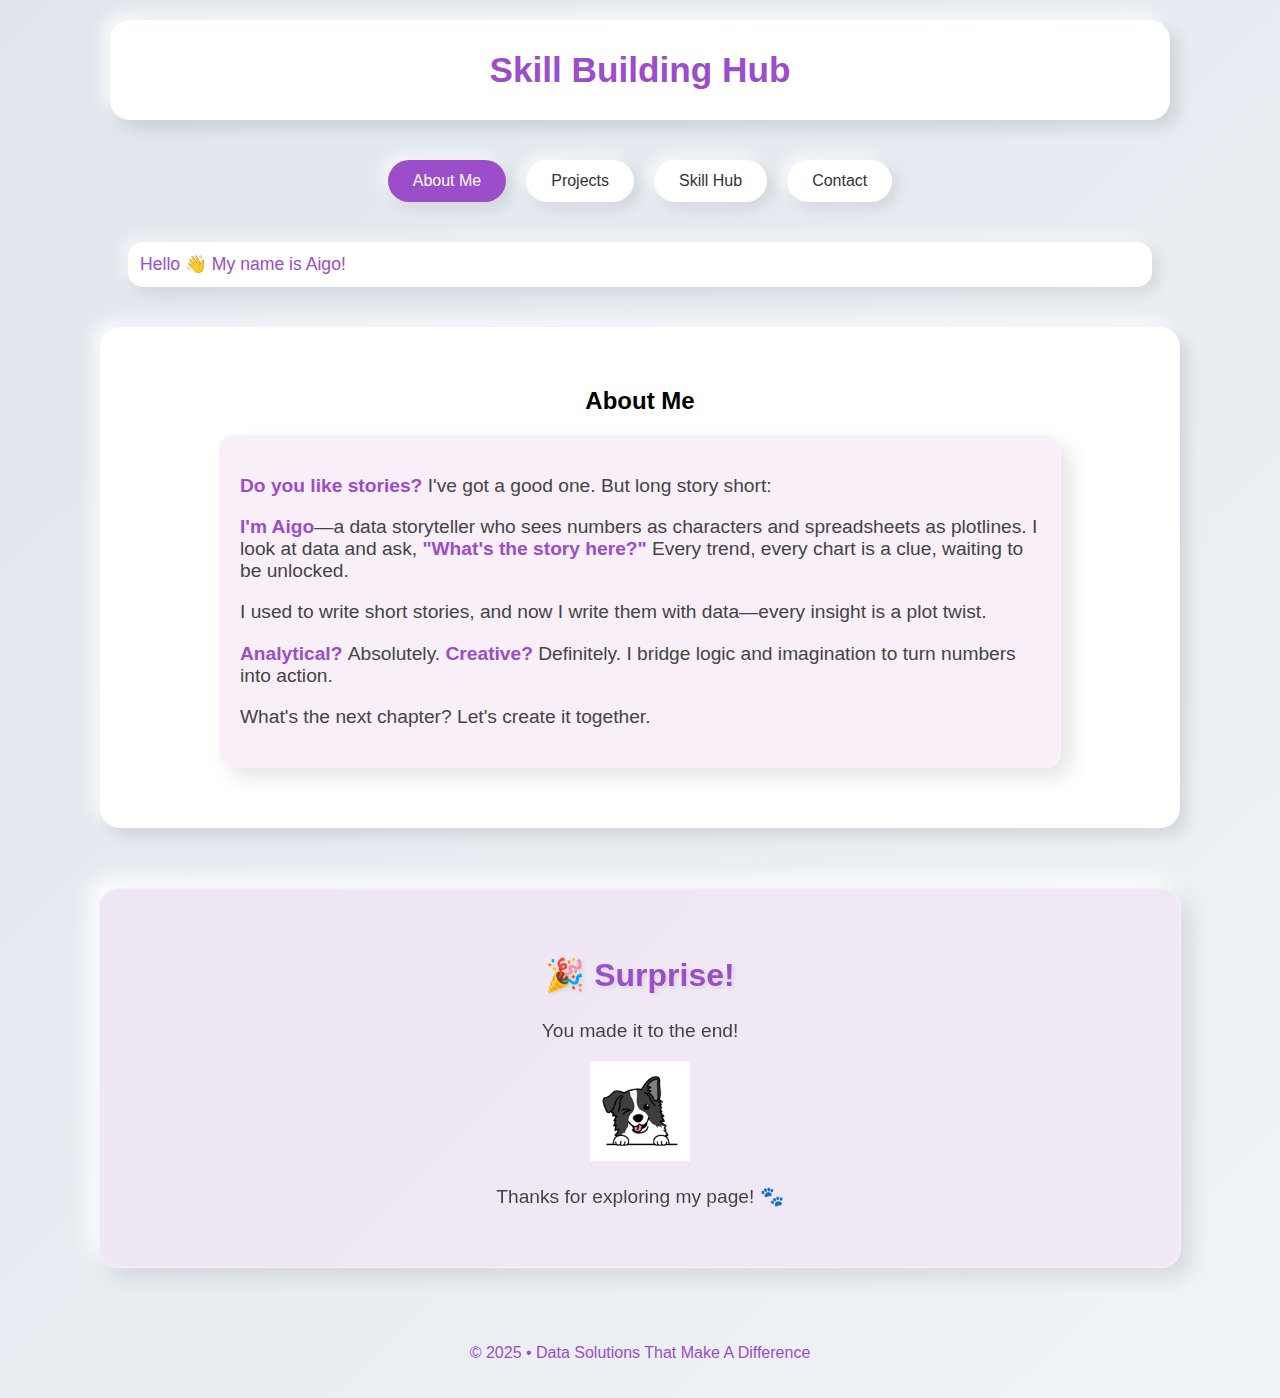
<file: Aigo/index.html>
<!DOCTYPE html>
<html lang="en">
<head>
    <meta charset="UTF-8">
    <meta name="viewport" content="width=device-width, initial-scale=1.0">
    <title>Skill Building Hub</title>
    <style>
        body {
            background: linear-gradient(135deg, #e0e5ec, #f0f4f8);
            font-family: 'Arial', sans-serif;
            margin: 0;
            padding: 0;
            display: flex;
            flex-direction: column;
            align-items: center;
            min-height: 100vh;
        }

        /* Header Styles */
        header {
            background: #ffffff;
            padding: 30px;
            text-align: center;
            border-radius: 20px;
            width: 80%;
            max-width: 1000px;
            margin: 20px auto;
            box-shadow: 8px 8px 15px rgba(0, 0, 0, 0.1), -8px -8px 15px rgba(255, 255, 255, 0.7);
        }

        header h1 {
            font-size: 2.2rem;
            color: #9b4dca;
            margin: 0;
        }

        /* Navigation Tabs */
        .tabs {
            display: flex;
            justify-content: center;
            margin: 20px auto;
            gap: 20px;
        }

        .tab-button {
            background: #ffffff;
            border: none;
            padding: 12px 25px;
            font-size: 1rem;
            border-radius: 25px;
            box-shadow: 5px 5px 15px rgba(0, 0, 0, 0.1), -5px -5px 15px rgba(255, 255, 255, 0.8);
            cursor: pointer;
            transition: all 0.3s ease;
            color: #333;
        }

        .tab-button:hover {
            background: #e0e5ec;
        }

        .tab-button.active {
            background: #9b4dca;
            color: white;
        }

        /* Section Styles */
        .section {
            background: #ffffff;
            padding: 40px;
            border-radius: 20px;
            width: 80%;
            max-width: 1000px;
            margin: 20px auto;
            box-shadow: 8px 8px 15px rgba(0, 0, 0, 0.1), -8px -8px 15px rgba(255, 255, 255, 0.7);
            text-align: center;
        }

        /* Running Line */
        .running-text-container {
            width: 80%;
            max-width: 1000px;
            overflow: hidden;
            margin: 20px auto;
            background: #ffffff;
            padding: 12px;
            border-radius: 15px;
            box-shadow: 5px 5px 15px rgba(0, 0, 0, 0.1), -5px -5px 15px rgba(255, 255, 255, 0.7);
        }

        .running-text {
            font-size: 1.1rem;
            color: #9b4dca;
            margin: 0;
            animation: scroll 20s linear infinite;
            white-space: nowrap;
        }

        @keyframes scroll {
            0% { transform: translateX(100%); }
            100% { transform: translateX(-100%); }
        }

        /* About Me Text */
        .about-text {
            font-size: 1.2rem;
            color: #444;
            background: rgba(243, 229, 245, 0.6);
            padding: 20px;
            border-radius: 15px;
            margin: 20px auto;
            max-width: 800px;
            box-shadow: 10px 10px 20px rgba(0, 0, 0, 0.1), -10px -10px 20px rgba(255, 255, 255, 0.9);
            border: 1px solid rgba(255, 255, 255, 0.3);
            text-align: left;
            display: block;
        }

        .about-text strong {
            color: #9b4dca;
        }

        /* Surprise Section Styles */
        .surprise {
            margin-top: 40px;
            text-align: center;
            padding: 40px;
            background: rgba(243, 229, 245, 0.6);
            backdrop-filter: blur(15px);
            border-radius: 20px;
            width: 80%;
            max-width: 1000px;
            box-shadow: 10px 10px 20px rgba(0, 0, 0, 0.1), -10px -10px 20px rgba(255, 255, 255, 0.9);
            border: 1px solid rgba(255, 255, 255, 0.3);
            margin-left: auto;
            margin-right: auto;
        }

        .surprise h2 {
            font-size: 2rem;
            color: #9b4dca;
            text-shadow: 2px 2px 4px rgba(0, 0, 0, 0.1);
        }

        .surprise p {
            font-size: 1.2rem;
            color: #444;
        }

        .surprise button {
            background: rgba(155, 77, 202, 0.8);
            border: none;
            padding: 12px 25px;
            font-size: 1rem;
            border-radius: 25px;
            box-shadow: 5px 5px 15px rgba(0, 0, 0, 0.1), -5px -5px 15px rgba(255, 255, 255, 0.8);
            cursor: pointer;
            transition: all 0.3s ease;
            color: white;
            margin-top: 20px;
        }

        .surprise button:hover {
            background: rgba(155, 77, 202, 1);
        }

        /* Float Animation */
        @keyframes float {
            0%, 100% { transform: translateY(0); }
            50% { transform: translateY(-10px); }
        }

        .surprise img {
            width: 100px;
            animation: float 3s ease-in-out infinite;
        }

        /* Footer Styles */
        footer {
            margin-top: 40px;
            text-align: center;
            padding: 20px;
            font-size: 1rem;
            color: #9b4dca;
            width: 80%;
            max-width: 1000px;
            margin-left: auto;
            margin-right: auto;
        }
    </style>
</head>
<body>
    <!-- Header -->
    <header>
        <h1>Skill Building Hub</h1>
    </header>

    <!-- Navigation Tabs -->
    <div class="tabs">
        <button class="tab-button active" onclick="window.location.href='index.html'">About Me</button>
        <button class="tab-button" onclick="window.location.href='projects.html'">Projects</button>
        <button class="tab-button" onclick="window.location.href='skill_hub.html'">Skill Hub</button>
        <button class="tab-button" onclick="window.location.href='contact.html'">Contact</button>
    </div>

    <!-- Running Text -->
    <div class="running-text-container">
        <p class="running-text">Hello 👋  My name is Aigo!</p>
    </div>
    
    <!-- About Me Section -->
    <section id="about" class="section">
        <h2>About Me</h2>

        <div class="about-text">
            <p><strong>Do you like stories?</strong> I've got a good one. But long story short:</p>
        
            <p><strong>I'm Aigo</strong>—a data storyteller who sees numbers as characters and spreadsheets as plotlines. I look at data and ask, <strong> "What's the story here?" </strong>Every trend, every chart is a clue, waiting to be unlocked.</p>
        
            <p>I used to write short stories, and now I write them with data—every insight is a plot twist.</p>
        
            <p><strong>Analytical? </strong>Absolutely. <strong>Creative?</strong> Definitely. I bridge logic and imagination to turn numbers into action.</p>
        
            <p>What's the next chapter? Let's create it together.</p>
        </div>
    </section>

    <!-- Surprise Section -->
    <div class="surprise">
        <h2>🎉 Surprise!</h2>
        <p>You made it to the end!</p>
        <img src="download.png" alt="Cute Dog">
        <p>Thanks for exploring my page! 🐾</p>
    </div>

    <!-- Footer -->
    <footer>
        <p>&copy; 2025 • Data Solutions That Make A Difference</p>
    </footer>
</body>
</html>
</file>
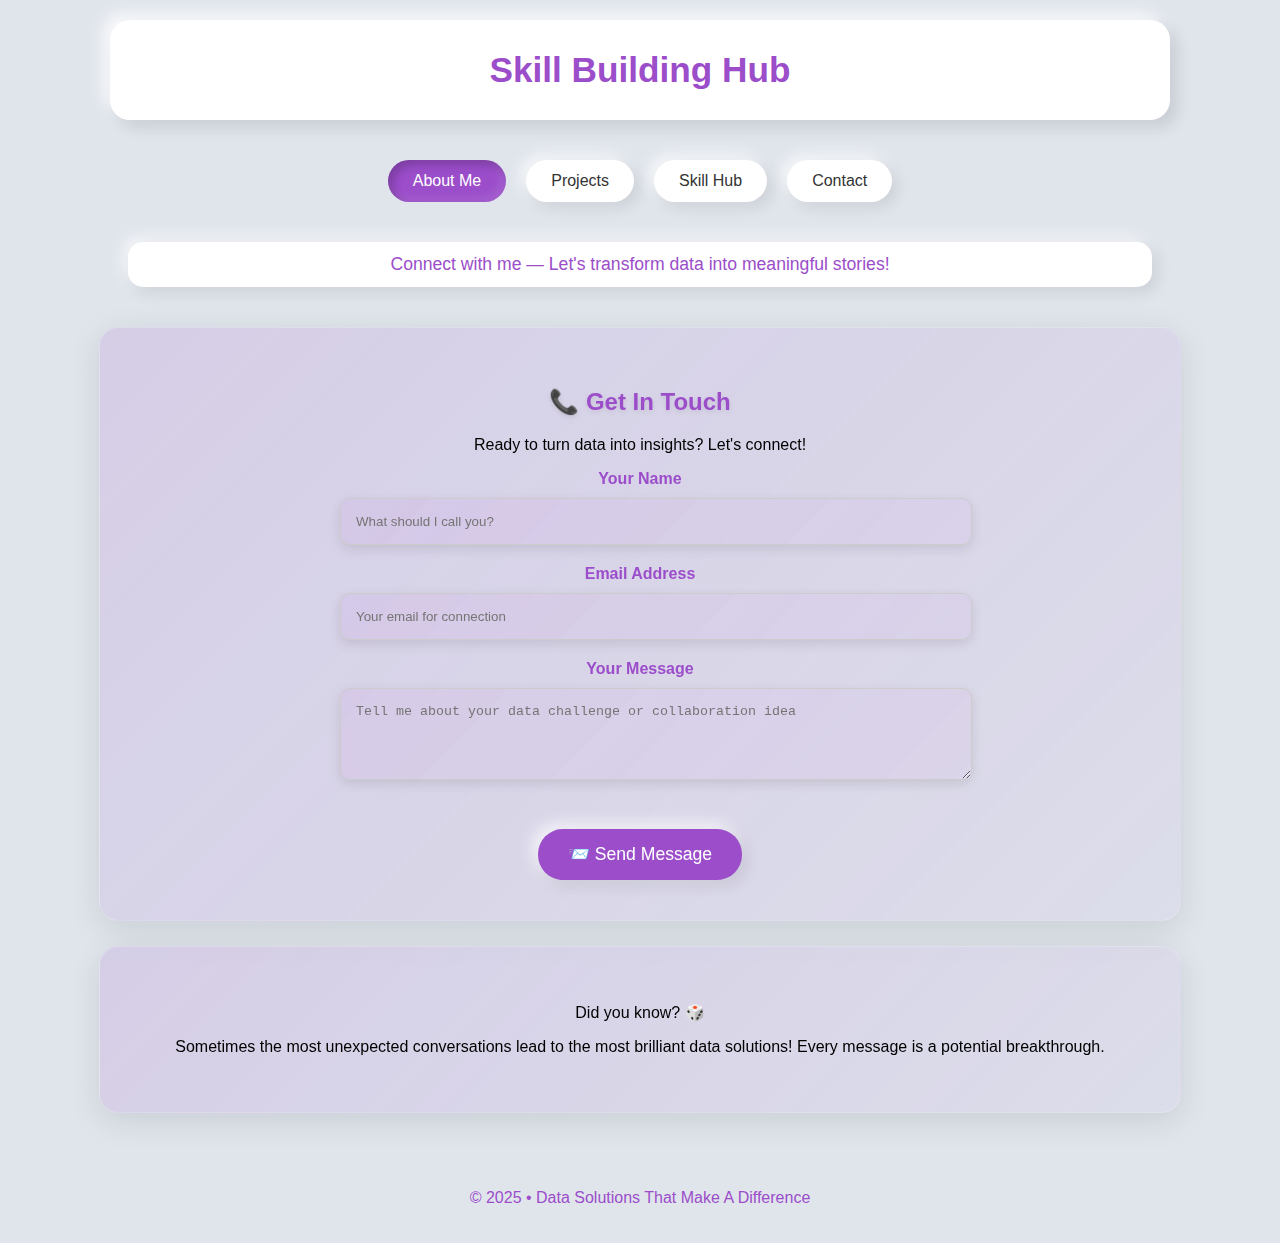
<file: Aigo/about.html>
<!DOCTYPE html>
<html lang="en">
<head>
    <meta charset="UTF-8">
    <meta name="viewport" content="width=device-width, initial-scale=1.0">
    <title>Skill Building Hub </title>
    <style>
        /* Copy of existing styles from previous page */
        body {
            background: #e0e5ec;
            font-family: 'Arial', sans-serif;
            margin: 0;
            padding: 0;
            display: flex;
            flex-direction: column;
            align-items: center;
            text-align: center;
        }

        /* Header Styles */
        header {
            background: #ffffff;
            padding: 30px;
            text-align: center;
            border-radius: 20px;
            width: 80%;
            max-width: 1000px;
            margin: 20px auto;
            box-shadow: 8px 8px 15px rgba(0, 0, 0, 0.1), -8px -8px 15px rgba(255, 255, 255, 0.7);
        }

        header h1 {
            font-size: 2.2rem;
            color: #9b4dca;
            margin: 0;
        }

        /* Navigation Tabs */
        .tabs {
            display: flex;
            justify-content: center;
            margin: 20px auto;
            gap: 20px;
        }

        .tab-button {
            background: #ffffff;
            border: none;
            padding: 12px 25px;
            font-size: 1rem;
            border-radius: 25px;
            box-shadow: 5px 5px 15px rgba(0, 0, 0, 0.1), -5px -5px 15px rgba(255, 255, 255, 0.8);
            cursor: pointer;
            transition: all 0.3s ease;
            color: #333;
        }

        .tab-button:hover {
            background: #f3e5f5;
            color: #9b4dca;
        }

        .tab-button.active {
            background: #9b4dca;
            color: white;
            box-shadow: inset 5px 5px 10px rgba(0, 0, 0, 0.2), inset -5px -5px 10px rgba(255, 255, 255, 0.1);
        }

        /* Section Wrapper */
        .section-wrapper {
            width: 80%;
            max-width: 1000px;
            display: flex;
            flex-direction: column;
            gap: 25px;
            align-items: center;
            margin-top: 20px;
        }

        /* Section Box */
        .section-box {
            background: rgba(255, 255, 255, 0.15);
            backdrop-filter: blur(10px);
            -webkit-backdrop-filter: blur(10px);
            padding: 40px;
            border-radius: 20px;
            width: 100%;
            text-align: center;
            box-shadow: 0 8px 32px rgba(0, 0, 0, 0.1);
            border: 1px solid rgba(255, 255, 255, 0.18);
            background: linear-gradient(135deg, rgba(155, 77, 202, 0.15), rgba(155, 77, 202, 0.05));
        }

        .section-box h2 {
            color: #9b4dca;
            text-shadow: 0 2px 5px rgba(0, 0, 0, 0.1);
        }

        /* Form Styles */
        .contact-form {
            width: 100%;
            max-width: 600px;
            margin: 0 auto;
        }

        .form-input {
            margin-bottom: 20px;
        }

        .form-input label {
            display: block;
            margin-bottom: 10px;
            color: #9b4dca;
            font-weight: bold;
        }

        .form-input input, 
        .form-input textarea {
            width: 100%;
            padding: 15px;
            border-radius: 10px;
            border: 1px solid #ccc;
            background: rgba(255, 255, 255, 0.1);
            backdrop-filter: blur(5px);
            box-shadow: 0 4px 12px rgba(0, 0, 0, 0.1);
            transition: all 0.3s ease;
        }

        .form-input input:focus, 
        .form-input textarea:focus {
            border-color: #9b4dca;
            box-shadow: 0 0 15px rgba(155, 77, 202, 0.3);
        }

        .submit-button {
            display: inline-block;
            margin-top: 25px;
            padding: 15px 30px;
            font-size: 1.1rem;
            background: #9b4dca;
            color: white;
            text-decoration: none;
            border-radius: 25px;
            transition: all 0.3s ease;
            box-shadow: 5px 5px 15px rgba(0, 0, 0, 0.1), -5px -5px 15px rgba(255, 255, 255, 0.8);
            border: none;
            cursor: pointer;
        }

        .submit-button:hover {
            background: #7a2fa8;
            transform: scale(1.05);
            box-shadow: 7px 7px 20px rgba(0, 0, 0, 0.15), -7px -7px 20px rgba(255, 255, 255, 0.9);
        }

        /* Running Line */
        .running-text-container {
            width: 80%;
            max-width: 1000px;
            overflow: hidden;
            margin: 20px auto;
            background: #ffffff;
            padding: 12px;
            border-radius: 15px;
            box-shadow: 5px 5px 15px rgba(0, 0, 0, 0.1), -5px -5px 15px rgba(255, 255, 255, 0.7);
        }

        .running-text {
            font-size: 1.1rem;
            color: #9b4dca;
            margin: 0;
            animation: scroll 20s linear infinite;
            white-space: nowrap;
        }

        @keyframes scroll {
            0% { transform: translateX(100%); }
            100% { transform: translateX(-100%); }
        }

        /* Footer */
        footer {
            margin-top: 40px;
            text-align: center;
            padding: 20px;
            font-size: 1rem;
            color: #9b4dca;
        }
    </style>
</head>
<body>
    <!-- Header -->
    <header>
        <h1>Skill Building Hub</h1>
    </header>

    <!-- Navigation Tabs -->
    <div class="tabs">
        <button class="tab-button active" onclick="window.location.href='index.html'">About Me</button>
        <button class="tab-button" onclick="window.location.href='projects.html'">Projects</button>
        <button class="tab-button" onclick="window.location.href='skill_hub.html'">Skill Hub</button>
        <button class="tab-button" onclick="window.location.href='contact.html'">Contact</button>
    </div>

    <!-- Running Text -->
    <div class="running-text-container">
        <p class="running-text">Connect with me — Let's transform data into meaningful stories!</p>
    </div>

    <!-- Contact Section -->
    <div class="section-wrapper">
        <div class="section-box">
            <h2>📞 Get In Touch</h2>
            <p>Ready to turn data into insights? Let's connect!</p>

            <form id="contactForm" class="contact-form" action="https://formspree.io/f/xnnjeebo" method="POST">
                <div class="form-input">
                    <label for="name">Your Name</label>
                    <input type="text" id="name" name="name" placeholder="What should I call you?" required>
                </div>

                <div class="form-input">
                    <label for="email">Email Address</label>
                    <input type="email" id="email" name="email" placeholder="Your email for connection" required>
                </div>

                <div class="form-input">
                    <label for="message">Your Message</label>
                    <textarea id="message" name="message" rows="4" placeholder="Tell me about your data challenge or collaboration idea" required></textarea>
                </div>

                <input type="hidden" name="_to" value="9634am@gmail.com">
                <button type="submit" class="submit-button">📨 Send Message</button>
            </form>
        </div>

        <!-- Surprise Section -->
        <div class="section-box surprise-box">
            <p class="surprise-text">Did you know? <span class="surprise-animation">🎲</span></p>
            <p>Sometimes the most unexpected conversations lead to the most brilliant data solutions! Every message is a potential breakthrough.</p>
        </div>
    </div>

    <!-- Footer -->
    <footer>
        <p>&copy; 2025 • Data Solutions That Make A Difference</p>
    </footer>

    <script>
        document.getElementById('contactForm').addEventListener('submit', function(event) {
            event.preventDefault();
            
            // Basic form validation
            const name = document.getElementById('name').value.trim();
            const email = document.getElementById('email').value.trim();
            const message = document.getElementById('message').value.trim();

            if (name && email && message) {
                // Use Formspree for form submission
                fetch(this.action, {
                    method: 'POST',
                    body: new FormData(this),
                    headers: {
                        'Accept': 'application/json'
                    }
                }).then(response => {
                    if (response.ok) {
                        alert('Message sent successfully! I'll get back to you soon.');
                        this.reset();
                    } else {
                        alert('Oops! There was a problem sending your message. Please try again.');
                    }
                }).catch(error => {
                    alert('Oops! There was a problem sending your message. Please try again.');
                });
            } else {
                alert('Please fill out all fields before sending.');
            }
        });
    </script>
</body>
</html>
</file>
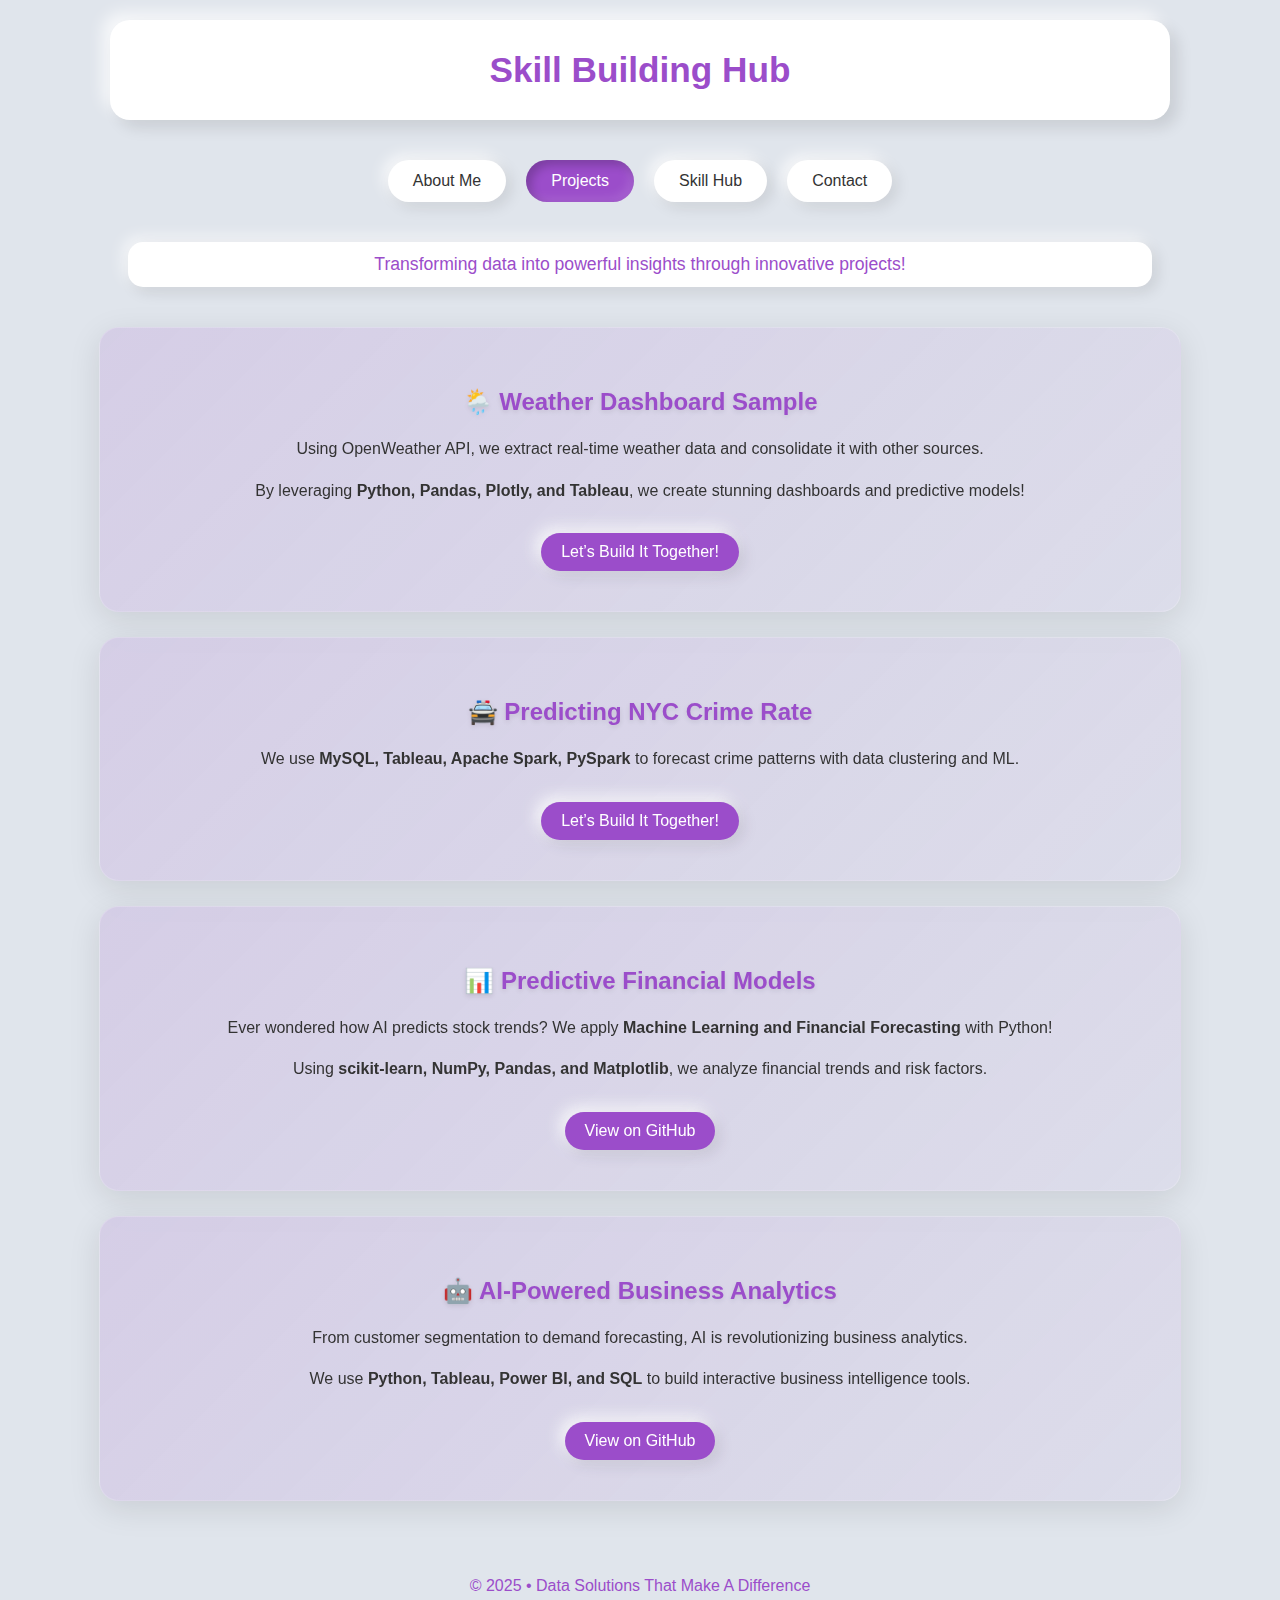
<file: Aigo/projects.html>
<!DOCTYPE html>
<html lang="en">
<head>
    <meta charset="UTF-8">
    <meta name="viewport" content="width=device-width, initial-scale=1.0">
    <title>Skill Building Hub - Projects</title>
    <style>
        body {
            background: #e0e5ec;
            font-family: 'Arial', sans-serif;
            margin: 0;
            padding: 0;
            display: flex;
            flex-direction: column;
            align-items: center;
            text-align: center;
        }

        /* Header Styles */
        header {
            background: #ffffff;
            padding: 30px;
            text-align: center;
            border-radius: 20px;
            width: 80%;
            max-width: 1000px;
            margin: 20px auto;
            box-shadow: 8px 8px 15px rgba(0, 0, 0, 0.1), -8px -8px 15px rgba(255, 255, 255, 0.7);
        }

        header h1 {
            font-size: 2.2rem;
            color: #9b4dca;
            margin: 0;
        }

        /* Navigation Tabs */
        .tabs {
            display: flex;
            justify-content: center;
            margin: 20px auto;
            gap: 20px;
        }

        .tab-button {
            background: #ffffff;
            border: none;
            padding: 12px 25px;
            font-size: 1rem;
            border-radius: 25px;
            box-shadow: 5px 5px 15px rgba(0, 0, 0, 0.1), -5px -5px 15px rgba(255, 255, 255, 0.8);
            cursor: pointer;
            transition: all 0.3s ease;
            color: #333;
        }

        .tab-button:hover {
            background: #f3e5f5;
            color: #9b4dca;
        }

        .tab-button.active {
            background: #9b4dca;
            color: white;
            box-shadow: inset 5px 5px 10px rgba(0, 0, 0, 0.2), inset -5px -5px 10px rgba(255, 255, 255, 0.1);
        }

        /* Section Wrapper and Box */
        .section-wrapper {
            width: 80%;
            max-width: 1000px;
            display: flex;
            flex-direction: column;
            gap: 25px;
            align-items: center;
            margin-top: 20px;
        }

        .section-box {
            background: rgba(255, 255, 255, 0.15);
            backdrop-filter: blur(10px);
            -webkit-backdrop-filter: blur(10px);
            padding: 40px;
            border-radius: 20px;
            width: 100%;
            text-align: center;
            box-shadow: 0 8px 32px rgba(0, 0, 0, 0.1);
            border: 1px solid rgba(255, 255, 255, 0.18);
            background: linear-gradient(135deg, rgba(155, 77, 202, 0.15), rgba(155, 77, 202, 0.05));
            transition: transform 0.3s ease;
        }

        .section-box:hover {
            transform: scale(1.02);
        }

        .section-box h2 {
            color: #9b4dca;
            text-shadow: 0 2px 5px rgba(0, 0, 0, 0.1);
            margin-bottom: 20px;
        }

        .section-box p {
            color: #333;
            line-height: 1.6;
            margin-bottom: 15px;
        }

        .project-link {
            display: inline-block;
            margin-top: 15px;
            padding: 10px 20px;
            background: #9b4dca;
            color: white;
            text-decoration: none;
            border-radius: 25px;
            transition: all 0.3s ease;
            box-shadow: 5px 5px 15px rgba(0, 0, 0, 0.1), -5px -5px 15px rgba(255, 255, 255, 0.8);
        }

        .project-link:hover {
            background: #7a2fa8;
            transform: scale(1.05);
            box-shadow: 7px 7px 20px rgba(0, 0, 0, 0.15), -7px -7px 20px rgba(255, 255, 255, 0.9);
        }

        /* Running Line */
        .running-text-container {
            width: 80%;
            max-width: 1000px;
            overflow: hidden;
            margin: 20px auto;
            background: #ffffff;
            padding: 12px;
            border-radius: 15px;
            box-shadow: 5px 5px 15px rgba(0, 0, 0, 0.1), -5px -5px 15px rgba(255, 255, 255, 0.7);
        }

        .running-text {
            font-size: 1.1rem;
            color: #9b4dca;
            margin: 0;
            animation: scroll 20s linear infinite;
            white-space: nowrap;
        }

        @keyframes scroll {
            0% { transform: translateX(100%); }
            100% { transform: translateX(-100%); }
        }

        /* Footer */
        footer {
            margin-top: 40px;
            text-align: center;
            padding: 20px;
            font-size: 1rem;
            color: #9b4dca;
        }
    </style>
</head>
<body>
    <!-- Header -->
    <header>
        <h1>Skill Building Hub</h1>
    </header>

    <!-- Navigation Tabs -->
    <div class="tabs">
        <button class="tab-button" onclick="window.location.href='index.html'">About Me</button>
        <button class="tab-button active" onclick="window.location.href='projects.html'">Projects</button>
        <button class="tab-button" onclick="window.location.href='skill_hub.html'">Skill Hub</button>
        <button class="tab-button" onclick="window.location.href='contact.html'">Contact</button>
    </div>

    <!-- Running Text -->
    <div class="running-text-container">
        <p class="running-text">Transforming data into powerful insights through innovative projects!</p>
    </div>

    <!-- Projects Section Wrapper -->
    <div class="section-wrapper">
        <div class="section-box">
            <h2>🌦️ Weather Dashboard Sample</h2>
            <p>Using OpenWeather API, we extract real-time weather data and consolidate it with other sources.</p>
            <p>By leveraging <strong>Python, Pandas, Plotly, and Tableau</strong>, we create stunning dashboards and predictive models!</p>
            <a href="https://github.com/yourusername/weather-dashboard" target="_blank" class="project-link">Let’s Build It Together!</a>
        </div>

        <div class="section-box">
            <h2>🚔 Predicting NYC Crime Rate</h2>
            <p>We use <strong>MySQL, Tableau, Apache Spark, PySpark</strong> to forecast crime patterns with data clustering and ML.</p>
            <a href="https://github.com/aigOffline/NYC-Crime" target="_blank" class="project-link">Let’s Build It Together!</a>
        </div>

        <div class="section-box">
            <h2>📊 Predictive Financial Models</h2>
            <p>Ever wondered how AI predicts stock trends? We apply <strong>Machine Learning and Financial Forecasting</strong> with Python!</p>
            <p>Using <strong>scikit-learn, NumPy, Pandas, and Matplotlib</strong>, we analyze financial trends and risk factors.</p>
            <a href="https://github.com/yourusername/financial-models" target="_blank" class="project-link">View on GitHub</a>
        </div>

        <div class="section-box">
            <h2>🤖 AI-Powered Business Analytics</h2>
            <p>From customer segmentation to demand forecasting, AI is revolutionizing business analytics.</p>
            <p>We use <strong>Python, Tableau, Power BI, and SQL</strong> to build interactive business intelligence tools.</p>
            <a href="https://github.com/yourusername/business-analytics" target="_blank" class="project-link">View on GitHub</a>
        </div>
    </div>

    <!-- Footer -->
    <footer>
        <p>&copy; 2025 • Data Solutions That Make A Difference</p>
    </footer>
</body>
</html>
</file>
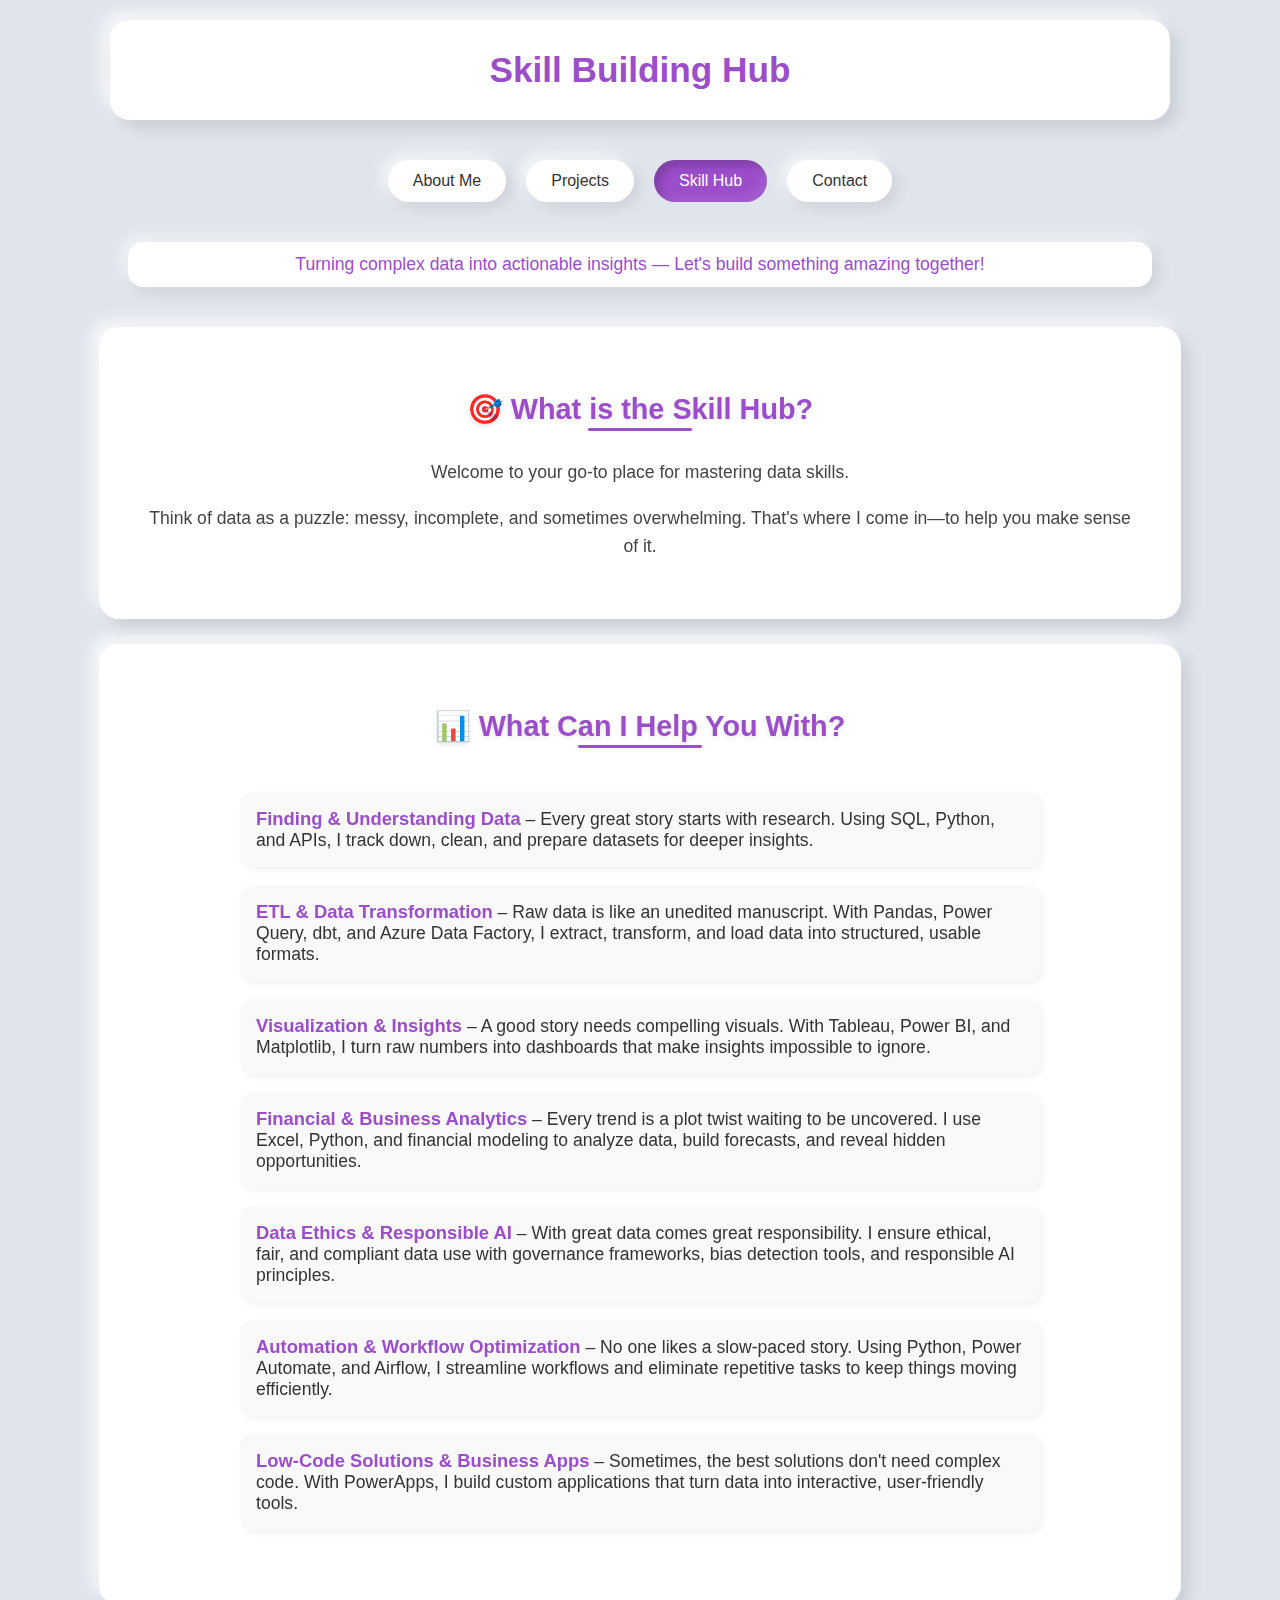
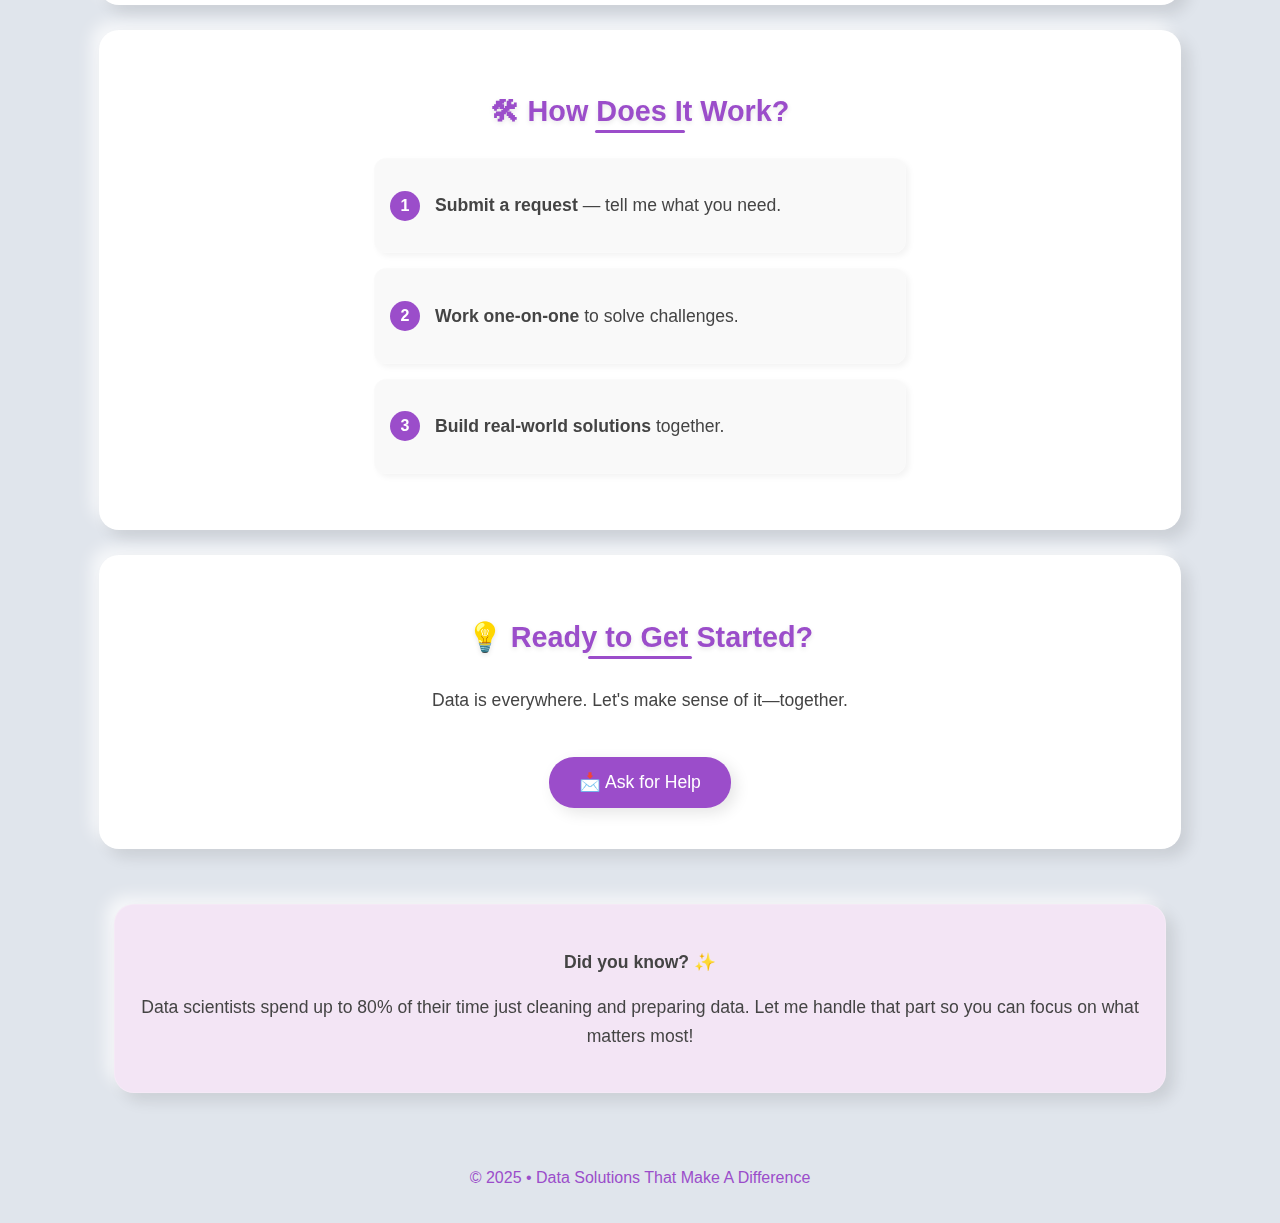
<file: Aigo/skill_hub.html>
<!DOCTYPE html>
<html lang="en">
<head>
    <meta charset="UTF-8">
    <meta name="viewport" content="width=device-width, initial-scale=1.0">
    <title>🚀 Skill Building Hub</title>
    <style>
        /* 🔹 Neumorphism Global Styles */
        body {
            background: #e0e5ec; /* Soft light background */
            font-family: 'Arial', sans-serif;
            margin: 0;
            padding: 0;
            display: flex;
            flex-direction: column;
            align-items: center;
            text-align: center;
        }
        /* Only modify the section boxes for glassmorphism */
.section-box {
    background: rgba(255, 255, 255, 0.15);
    backdrop-filter: blur(10px);
    -webkit-backdrop-filter: blur(10px);
    padding: 40px;
    border-radius: 20px;
    width: 100%;
    text-align: center;
    box-shadow: 0 8px 32px rgba(0, 0, 0, 0.1);
    border: 1px solid rgba(255, 255, 255, 0.18);
    /* Add a gradient background only inside the box */
    background: linear-gradient(135deg, rgba(155, 77, 202, 0.15), rgba(155, 77, 202, 0.05));
}

/* Update the heading styling in the boxes */
.section-box h2 {
    color: #9b4dca; /* Keep your purple color theme */
    text-shadow: 0 2px 5px rgba(0, 0, 0, 0.1);
}


/* Update the elements inside section boxes */
.skill-list li, .step-item, .surprise-box {
    background: rgba(255, 255, 255, 0.1);
    backdrop-filter: blur(5px);
    -webkit-backdrop-filter: blur(5px);
    box-shadow: 0 4px 12px rgba(0, 0, 0, 0.1);
    border: 1px solid rgba(255, 255, 255, 0.18);
}

/* Hover effects for list items */
.skill-list li:hover, .step-item:hover {
    background: rgba(255, 255, 255, 0.2);
    transform: translateY(-3px);
    box-shadow: 0 6px 20px rgba(0, 0, 0, 0.15);
}

        /* 🔹 Header */
        header {
            background: #ffffff;
            padding: 30px;
            text-align: center;
            border-radius: 20px;
            width: 80%;
            max-width: 1000px;
            margin: 20px auto;
            box-shadow: 8px 8px 15px rgba(0, 0, 0, 0.1), -8px -8px 15px rgba(255, 255, 255, 0.7); /* Soft neumorphic shadow */
        }

        header h1 {
            font-size: 2.2rem;
            color: #9b4dca; /* Purple color for header */
            margin: 0;
        }

        /* 🔹 Navigation Tabs */
        .tabs {
            display: flex;
            justify-content: center;
            margin: 20px auto;
            gap: 20px;
        }

        .tab-button {
            background: #ffffff;
            border: none;
            padding: 12px 25px;
            font-size: 1rem;
            border-radius: 25px;
            box-shadow: 5px 5px 15px rgba(0, 0, 0, 0.1), -5px -5px 15px rgba(255, 255, 255, 0.8); /* Soft neumorphic shadow */
            cursor: pointer;
            transition: all 0.3s ease;
            color: #333;
        }

        .tab-button:hover {
            background: #f3e5f5; /* Light purple background on hover */
            color: #9b4dca;
        }

        .tab-button.active {
            background: #9b4dca;
            color: white;
            box-shadow: inset 5px 5px 10px rgba(0, 0, 0, 0.2), inset -5px -5px 10px rgba(255, 255, 255, 0.1); /* Inset shadow for pressed effect */
        }

        /* 🔹 Section Wrapper */
        .section-wrapper {
            width: 80%;
            max-width: 1000px;
            display: flex;
            flex-direction: column;
            gap: 25px;
            align-items: center;
            margin-top: 20px;
        }

        /* 🔹 Section Box (Neumorphic style) */
        .section-box {
            background: #ffffff;
            padding: 40px;
            border-radius: 20px;
            width: 100%;
            text-align: center;
            box-shadow: 8px 8px 15px rgba(0, 0, 0, 0.1), -8px -8px 15px rgba(255, 255, 255, 0.7); /* Neumorphic shadow */
        }

        .section-box h2 {
            font-size: 1.8rem;
            color: #9b4dca; /* Purple color for headings */
            margin-bottom: 15px;
            position: relative;
            display: inline-block;
        }

        .section-box h2::after {
            content: '';
            position: absolute;
            width: 30%;
            height: 3px;
            background: #9b4dca;
            left: 35%;
            bottom: -5px;
            border-radius: 2px;
        }

        .section-box p {
            font-size: 1.1rem;
            color: #444;
            line-height: 1.6;
        }

        /* 🔹 Skill List */
        .skill-list {
            list-style: none;
            padding: 0;
            text-align: left;
            display: inline-block;
            width: 100%;
            max-width: 800px;
        }

        .skill-list li {
            font-size: 1.1rem;
            margin: 18px 0;
            color: #333;
            padding: 15px;
            border-radius: 12px;
            background: #f9f9f9;
            box-shadow: 3px 3px 6px rgba(0, 0, 0, 0.05), -3px -3px 6px rgba(255, 255, 255, 0.8);
            transition: all 0.3s ease;
        }

        .skill-list li:hover {
            transform: translateY(-3px);
            box-shadow: 5px 5px 10px rgba(0, 0, 0, 0.08), -5px -5px 10px rgba(255, 255, 255, 0.9);
            border-left: 3px solid #9b4dca; /* Purple accent on hover */
        }

        .skill-list li strong {
            color: #9b4dca; /* Purple color for skill titles */
            font-size: 1.15rem;
        }

        /* 🔹 Call-to-Action Button (Neumorphic style) */
        .cta-button {
            display: inline-block;
            margin-top: 25px;
            padding: 15px 30px;
            font-size: 1.1rem;
            background: #9b4dca;
            color: white;
            text-decoration: none;
            border-radius: 25px;
            transition: all 0.3s ease;
            box-shadow: 5px 5px 15px rgba(0, 0, 0, 0.1), -5px -5px 15px rgba(255, 255, 255, 0.8);
        }

        .cta-button:hover {
            background: #7a2fa8;
            transform: scale(1.05);
            box-shadow: 7px 7px 20px rgba(0, 0, 0, 0.15), -7px -7px 20px rgba(255, 255, 255, 0.9);
        }

        /* 🔹 Step Items */
        .step-item {
            display: flex;
            align-items: center;
            margin: 15px 0;
            background: #f9f9f9;
            padding: 15px;
            border-radius: 12px;
            box-shadow: 3px 3px 6px rgba(0, 0, 0, 0.05), -3px -3px 6px rgba(255, 255, 255, 0.8);
            transition: all 0.3s ease;
            max-width: 500px;
            margin-left: auto;
            margin-right: auto;
        }

        .step-item:hover {
            transform: translateY(-3px);
            border-left: 3px solid #9b4dca;
        }

        .step-number {
            background: #9b4dca;
            color: white;
            width: 30px;
            height: 30px;
            border-radius: 50%;
            display: flex;
            align-items: center;
            justify-content: center;
            margin-right: 15px;
            font-weight: bold;
        }

        /* 🔹 Surprise Section */
        .surprise-box {
            background: #f3e5f5; /* Light purple background */
            border-radius: 20px;
            padding: 25px;
            margin-top: 30px;
            width: 100%;
            box-shadow: 8px 8px 15px rgba(0, 0, 0, 0.1), -8px -8px 15px rgba(255, 255, 255, 0.7);
            overflow: hidden;
            position: relative;
        }

        .surprise-text {
            font-size: 1.3rem;
            color: #9b4dca;
            font-weight: bold;
        }

        .surprise-animation {
            display: inline-block;
            animation: bounce 2s infinite;
        }

        @keyframes bounce {
            0%, 100% { transform: translateY(0); }
            50% { transform: translateY(-15px); }
        }

        /* 🔹 Footer */
        footer {
            margin-top: 40px;
            text-align: center;
            padding: 20px;
            font-size: 1rem;
            color: #9b4dca;
        }

        /* 🔹 Running Line (from About page) */
        .running-text-container {
            width: 80%;
            max-width: 1000px;
            overflow: hidden;
            margin: 20px auto;
            background: #ffffff;
            padding: 12px;
            border-radius: 15px;
            box-shadow: 5px 5px 15px rgba(0, 0, 0, 0.1), -5px -5px 15px rgba(255, 255, 255, 0.7);
        }

        .running-text {
            font-size: 1.1rem;
            color: #9b4dca;
            margin: 0;
            animation: scroll 20s linear infinite;
            white-space: nowrap;
        }

        @keyframes scroll {
            0% { transform: translateX(100%); }
            100% { transform: translateX(-100%); }
        }
    </style>
</head>
<body>

    <!-- 🔹 Header -->
    <header>
        <h1>Skill Building Hub</h1>
    </header>

    <!-- 🔹 Navigation Tabs -->
    <div class="tabs">
        <button class="tab-button" onclick="window.location.href='index.html'">About Me</button>
        <button class="tab-button" onclick="window.location.href='projects.html'">Projects</button>
        <button class="tab-button active" onclick="window.location.href='skill_hub.html'">Skill Hub</button>
        <button class="tab-button" onclick="window.location.href='contact.html'">Contact</button>
    </div>

    <!-- 🔹 Running Text (matching About page) -->
    <div class="running-text-container">
        <p class="running-text">Turning complex data into actionable insights — Let's build something amazing together!</p>
    </div>

    <!-- 🔹 Skill Building Hub Sections -->
    <div class="section-wrapper">

        <div class="section-box">
            <h2>🎯 What is the Skill Hub?</h2>
            <p>Welcome to your go-to place for mastering data skills.</p>
            <p>Think of data as a puzzle: messy, incomplete, and sometimes overwhelming. That's where I come in—to help you make sense of it.</p>
        </div>

        <div class="section-box">
            <h2>📊 What Can I Help You With?</h2>
            <ul class="skill-list">
                <li> <strong>Finding & Understanding Data</strong> – Every great story starts with research. Using SQL, Python, and APIs, I track down, clean, and prepare datasets for deeper insights.</li>
                <li> <strong>ETL & Data Transformation</strong> – Raw data is like an unedited manuscript. With Pandas, Power Query, dbt, and Azure Data Factory, I extract, transform, and load data into structured, usable formats.</li>
                <li> <strong>Visualization & Insights</strong> – A good story needs compelling visuals. With Tableau, Power BI, and Matplotlib, I turn raw numbers into dashboards that make insights impossible to ignore.</li>
                <li> <strong>Financial & Business Analytics</strong> – Every trend is a plot twist waiting to be uncovered. I use Excel, Python, and financial modeling to analyze data, build forecasts, and reveal hidden opportunities.</li>
                <li> <strong>Data Ethics & Responsible AI</strong> – With great data comes great responsibility. I ensure ethical, fair, and compliant data use with governance frameworks, bias detection tools, and responsible AI principles.</li>
                <li> <strong>Automation & Workflow Optimization</strong> – No one likes a slow-paced story. Using Python, Power Automate, and Airflow, I streamline workflows and eliminate repetitive tasks to keep things moving efficiently.</li>
                <li> <strong>Low-Code Solutions & Business Apps</strong> – Sometimes, the best solutions don't need complex code. With PowerApps, I build custom applications that turn data into interactive, user-friendly tools.</li>
            </ul>
        </div>

        <div class="section-box">
            <h2>🛠 How Does It Work?</h2>
            <div class="step-item">
                <div class="step-number">1</div>
                <p><strong>Submit a request</strong> — tell me what you need.</p>
            </div>
            <div class="step-item">
                <div class="step-number">2</div>
                <p><strong>Work one-on-one</strong> to solve challenges.</p>
            </div>
            <div class="step-item">
                <div class="step-number">3</div>
                <p><strong>Build real-world solutions</strong> together.</p>
            </div>
        </div>
        
        <div class="section-box">
            <h2>💡 Ready to Get Started?</h2>
            <p>Data is everywhere. Let's make sense of it—together.</p>
            <a href="mailto:9634am@gmail.com?subject=Skill%20Hub%20Help%20Request&body=Hi%20there%2C%0A%0AI%20saw%20your%20Skill%20Building%20Hub%20and%20I'm%20interested%20in%20getting%20some%20help%20with%20a%20data%20project.%0A%0AHere%20are%20the%20details%3A%0A-%20Project%20Description%3A%0A-%20Key%20Objectives%3A%0A%0ALooking%20forward%20to%20hearing%20back%20from%20you!" class="cta-button">📩 Ask for Help</a>
        </div>

        <!-- 🔹 Surprise Section -->
        <div class="section-box surprise-box">
            <p class="surprise-text">Did you know? <span class="surprise-animation">✨</span></p>
            <p>Data scientists spend up to 80% of their time just cleaning and preparing data. Let me handle that part so you can focus on what matters most!</p>
        </div>

    </div>

    <!-- 🔹 Footer -->
    <footer>
        <p>&copy; 2025 • Data Solutions That Make A Difference</p>
    </footer>

</body>
</html>
</file>
